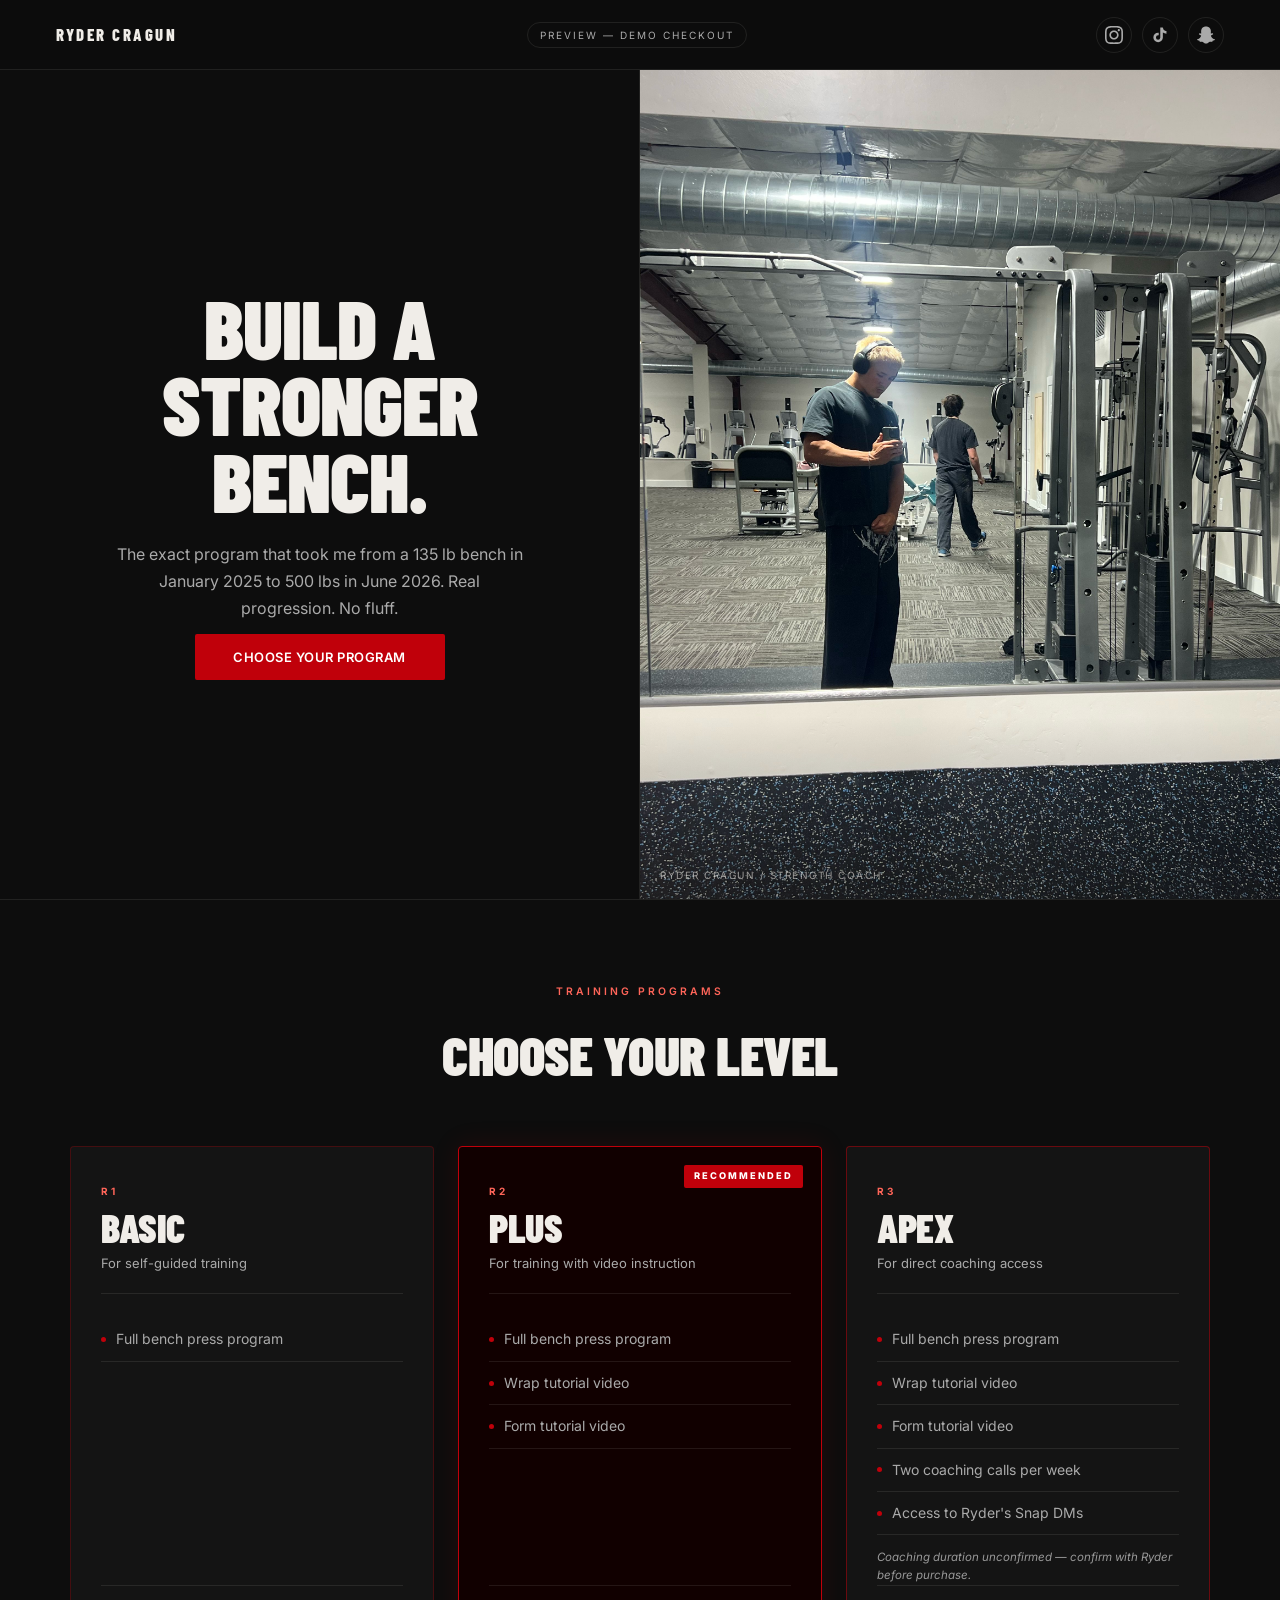
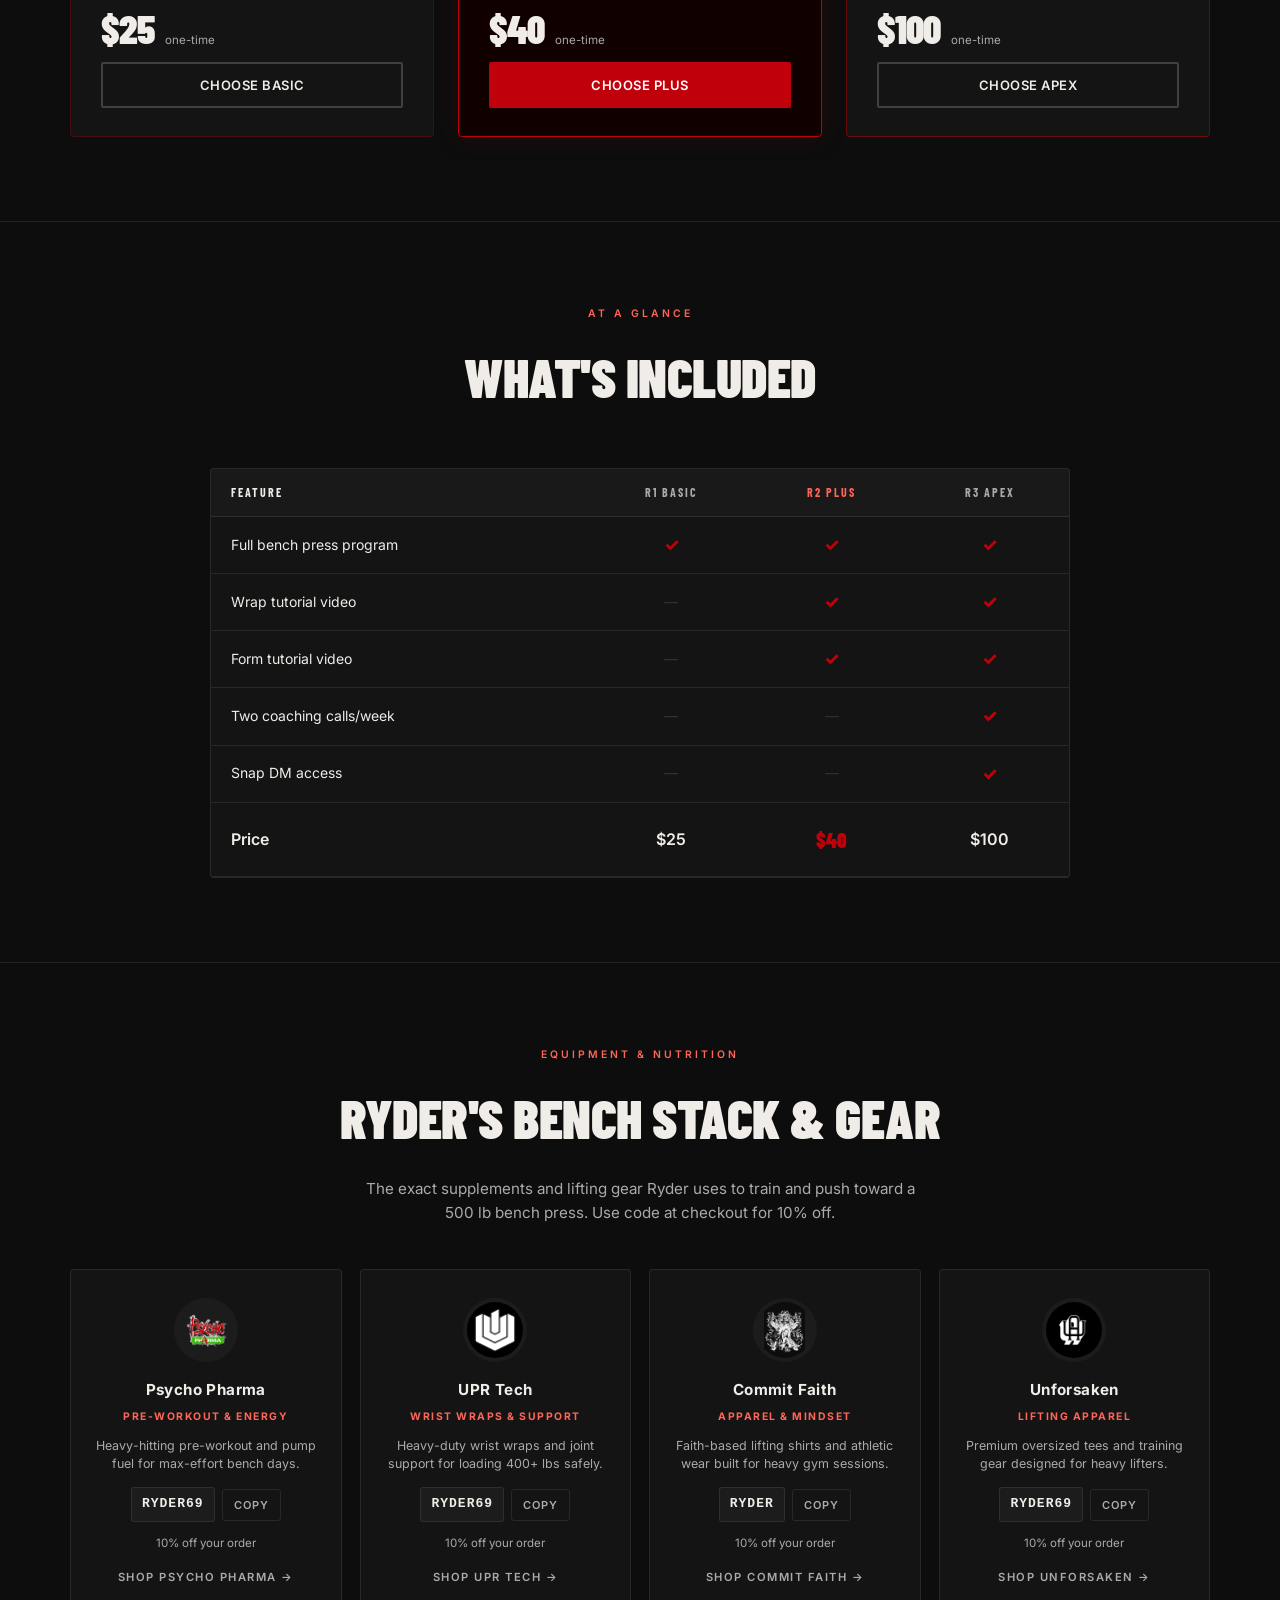
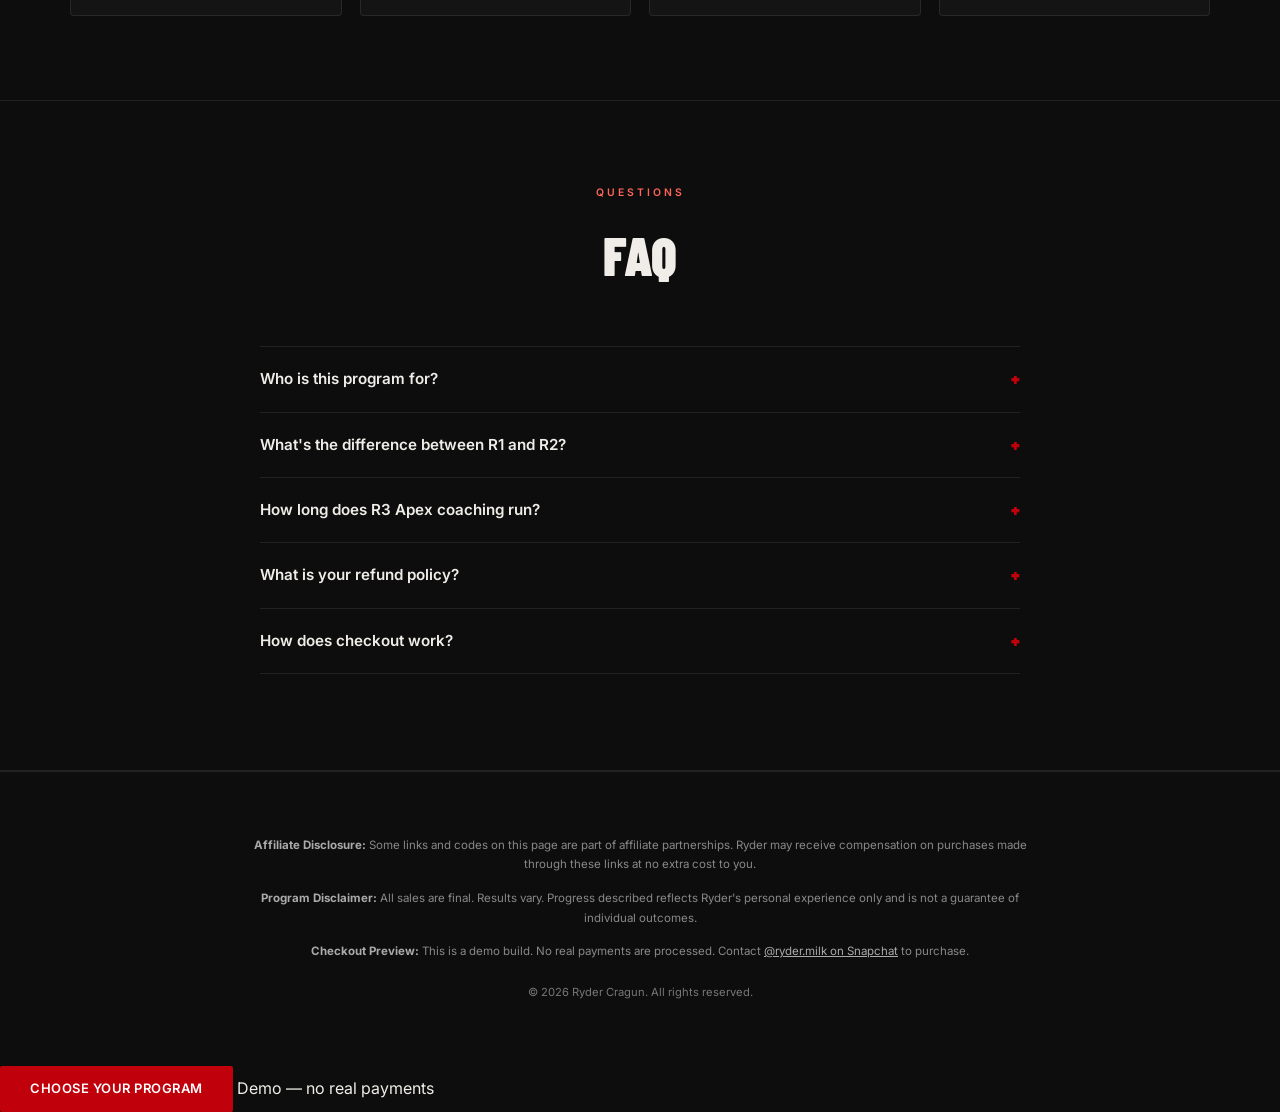
<file: index.html>
<!DOCTYPE html>
<html lang="en">
<head>
  <meta charset="UTF-8">
  <meta name="viewport" content="width=device-width, initial-scale=1.0, viewport-fit=cover">
  <title>Ryder Cragun — Bench Press Programs</title>
  <link rel="preconnect" href="https://fonts.googleapis.com">
  <link href="https://fonts.googleapis.com/css2?family=Barlow+Condensed:wght@700;900&family=Inter:wght@300;400;500;600;700&display=swap" rel="stylesheet">
  <link rel="stylesheet" href="styles.css">
</head>
<body>

  <header class="site-nav">
    <span class="nav-brand">Ryder Cragun</span>
    <span class="preview-label">Preview — Demo Checkout</span>
    <nav class="nav-socials" aria-label="Social links">
      <a href="https://www.instagram.com/Ryder.cragun" target="_blank" rel="noopener" aria-label="Instagram">
        <svg width="18" height="18" viewBox="0 0 24 24" fill="currentColor" aria-hidden="true"><path d="M12 2.163c3.204 0 3.584.012 4.85.07 3.252.148 4.771 1.691 4.919 4.919.058 1.265.069 1.645.069 4.849 0 3.205-.012 3.584-.069 4.849-.149 3.225-1.664 4.771-4.919 4.919-1.266.058-1.644.07-4.85.07-3.204 0-3.584-.012-4.849-.07-3.26-.149-4.771-1.699-4.919-4.92-.058-1.265-.07-1.644-.07-4.849 0-3.204.013-3.583.07-4.849.149-3.227 1.664-4.771 4.919-4.919 1.266-.057 1.645-.069 4.849-.069zm0-2.163c-3.259 0-3.667.014-4.947.072-4.358.2-6.78 2.618-6.98 6.98-.059 1.281-.073 1.689-.073 4.948 0 3.259.014 3.668.072 4.948.2 4.358 2.618 6.78 6.98 6.98 1.281.058 1.689.072 4.948.072 3.259 0 3.668-.014 4.948-.072 4.354-.2 6.782-2.618 6.979-6.98.059-1.28.073-1.689.073-4.948 0-3.259-.014-3.667-.072-4.947-.196-4.354-2.617-6.78-6.979-6.98-1.281-.059-1.69-.073-4.949-.073zm0 5.838c-3.403 0-6.162 2.759-6.162 6.162s2.759 6.163 6.162 6.163 6.162-2.759 6.162-6.163c0-3.403-2.759-6.162-6.162-6.162zm0 10.162c-2.209 0-4-1.79-4-4 0-2.209 1.791-4 4-4s4 1.791 4 4c0 2.21-1.791 4-4 4zm6.406-11.845c-.796 0-1.441.645-1.441 1.44s.645 1.44 1.441 1.44c.795 0 1.439-.645 1.439-1.44s-.644-1.44-1.439-1.44z"/></svg>
      </a>
      <a href="https://www.tiktok.com/@cragun_lifts" target="_blank" rel="noopener" aria-label="TikTok">
        <svg width="18" height="18" viewBox="0 0 24 24" fill="currentColor" aria-hidden="true"><path d="M19.59 6.69a4.83 4.83 0 01-3.77-4.25V2h-3.45v13.67a2.89 2.89 0 01-2.88 2.5 2.89 2.89 0 01-2.89-2.89 2.89 2.89 0 012.89-2.89c.28 0 .54.04.79.1V9.01a6.33 6.33 0 00-.79-.05 6.34 6.34 0 00-6.34 6.34 6.34 6.34 0 006.34 6.34 6.34 6.34 0 006.33-6.34V8.69a8.19 8.19 0 004.79 1.53V6.75a4.85 4.85 0 01-1.02-.06z"/></svg>
      </a>
      <a href="https://www.snapchat.com/add/ryder.milk" target="_blank" rel="noopener" aria-label="Snapchat">
        <svg width="18" height="18" viewBox="0 0 24 24" fill="currentColor" aria-hidden="true"><path d="M12.206.793c.99 0 4.347.276 5.93 3.821.529 1.193.403 3.219.299 4.847l-.003.06c-.012.18-.022.345-.03.51.075.045.203.09.401.09.3-.016.659-.12 1.033-.301.165-.088.344-.104.464-.104.182 0 .359.029.509.09.45.149.734.479.734.838.015.449-.39.839-1.213 1.168-.089.029-.209.075-.344.119-.45.135-1.139.36-1.333.81-.09.224-.061.524.12.868l.015.015c.06.136 1.526 3.475 4.791 4.014.255.044.435.27.42.509 0 .075-.015.149-.045.225-.24.569-1.273.988-3.146 1.271-.059.091-.12.375-.164.57-.029.179-.074.36-.134.553-.076.271-.27.405-.555.405h-.03c-.135 0-.313-.031-.538-.074-.36-.075-.765-.135-1.273-.135-.3 0-.599.015-.913.074-.6.104-1.123.464-1.723.884-.853.599-1.826 1.288-3.294 1.288-.06 0-.119-.015-.165-.015h-.124c-1.468 0-2.427-.675-3.279-1.288-.599-.42-1.107-.779-1.707-.884-.314-.045-.629-.074-.928-.074-.54 0-.958.089-1.272.149-.211.043-.391.074-.54.074-.374 0-.523-.224-.583-.42-.061-.192-.09-.389-.135-.567-.046-.181-.105-.494-.166-.57-1.918-.222-2.95-.642-3.189-1.226-.031-.063-.052-.15-.055-.225-.015-.243.165-.465.42-.509 3.264-.54 4.73-3.879 4.791-4.02l.016-.029c.18-.345.224-.645.119-.869-.195-.434-.884-.658-1.332-.809-.121-.029-.24-.074-.346-.119-1.107-.435-1.257-.93-1.197-1.273.09-.479.674-.793 1.168-.793.146 0 .27.029.383.074.42.194.789.3 1.104.3.234 0 .384-.06.465-.105l-.046-.569c-.098-1.626-.225-3.651.307-4.837C7.392 1.077 10.739.807 11.727.807l.419-.015h.06z"/></svg>
      </a>
    </nav>
  </header>

  <main>

    <section class="hero" aria-label="Hero">
      <div class="hero-text">
        <div class="hero-text-inner">
          <h1>Build a<br>Stronger<br>Bench.</h1>
          <p class="hero-sub">The exact program that took me from a 135 lb bench in January 2025 to 500 lbs in June 2026. Real progression. No fluff.</p>
          <a href="#programs" class="btn btn-primary hero-cta">Choose Your Program</a>
        </div>
      </div>
      <figure class="hero-photo">
        <img src="assets/source-1.jpg" alt="Ryder Cragun, strength coach, performing a heavy bench press" class="athlete-img">
        <figcaption class="photo-caption">Ryder Cragun / Strength coach</figcaption>
      </figure>
    </section>

    <section class="programs" id="programs" aria-labelledby="programs-title">
      <p class="section-eyebrow">Training Programs</p>
      <h2 class="section-title" id="programs-title">Choose Your Level</h2>
      <div class="cards">

        <article class="card">
          <div class="card-header">
            <span class="tier-label">R1</span>
            <h3>Basic</h3>
            <p class="card-subtitle">For self-guided training</p>
          </div>
          <ul class="inclusions" aria-label="R1 inclusions">
            <li>Full bench press program</li>
          </ul>
          <div class="card-footer">
            <div class="price">$25 <span>one-time</span></div>
            <a href="checkout.html?tier=R1" class="btn btn-outline">Choose Basic</a>
          </div>
        </article>

        <article class="card card-featured">
          <div class="featured-badge" aria-label="Recommended">Recommended</div>
          <div class="card-header">
            <span class="tier-label">R2</span>
            <h3>Plus</h3>
            <p class="card-subtitle">For training with video instruction</p>
          </div>
          <ul class="inclusions" aria-label="R2 inclusions">
            <li>Full bench press program</li>
            <li>Wrap tutorial video</li>
            <li>Form tutorial video</li>
          </ul>
          <div class="card-footer">
            <div class="price">$40 <span>one-time</span></div>
            <a href="checkout.html?tier=R2" class="btn btn-primary">Choose Plus</a>
          </div>
        </article>

        <article class="card card-apex">
          <div class="card-header">
            <span class="tier-label">R3</span>
            <h3>Apex</h3>
            <p class="card-subtitle">For direct coaching access</p>
          </div>
          <ul class="inclusions" aria-label="R3 inclusions">
            <li>Full bench press program</li>
            <li>Wrap tutorial video</li>
            <li>Form tutorial video</li>
            <li>Two coaching calls per week</li>
            <li>Access to Ryder's Snap DMs</li>
          </ul>
          <p class="apex-note">Coaching duration unconfirmed — confirm with Ryder before purchase.</p>
          <div class="card-footer">
            <div class="price">$100 <span>one-time</span></div>
            <a href="checkout.html?tier=R3" class="btn btn-outline">Choose Apex</a>
          </div>
        </article>

      </div>
    </section>

    <section class="comparison" aria-labelledby="compare-title">
      <p class="section-eyebrow">At a Glance</p>
      <h2 class="section-title" id="compare-title">What's Included</h2>
      <div class="table-wrap">
        <table>
          <thead>
            <tr><th scope="col">Feature</th><th scope="col">R1 Basic</th><th scope="col">R2 Plus</th><th scope="col">R3 Apex</th></tr>
          </thead>
          <tbody>
            <tr><td>Full bench press program</td><td class="check">&#10003;</td><td class="check">&#10003;</td><td class="check">&#10003;</td></tr>
            <tr><td>Wrap tutorial video</td><td class="cross">&mdash;</td><td class="check">&#10003;</td><td class="check">&#10003;</td></tr>
            <tr><td>Form tutorial video</td><td class="cross">&mdash;</td><td class="check">&#10003;</td><td class="check">&#10003;</td></tr>
            <tr><td>Two coaching calls/week</td><td class="cross">&mdash;</td><td class="cross">&mdash;</td><td class="check">&#10003;</td></tr>
            <tr><td>Snap DM access</td><td class="cross">&mdash;</td><td class="cross">&mdash;</td><td class="check">&#10003;</td></tr>
            <tr class="price-row"><td>Price</td><td>$25</td><td>$40</td><td>$100</td></tr>
          </tbody>
        </table>
      </div>
    </section>

    <section class="affiliates" id="gear" aria-labelledby="aff-title">
      <p class="section-eyebrow">Equipment &amp; Nutrition</p>
      <h2 class="section-title" id="aff-title">Ryder's Bench Stack &amp; Gear</h2>
      <p class="section-sub">The exact supplements and lifting gear Ryder uses to train and push toward a 500 lb bench press. Use code at checkout for 10% off.</p>
      <div class="affiliate-grid">
        <div class="affiliate-card">
          <a href="https://www.psychopharma.com" target="_blank" rel="noopener sponsored"><img src="assets/source-2.png" alt="Psycho Pharma"></a>
          <p class="aff-name">Psycho Pharma</p>
          <span class="aff-role">Pre-Workout &amp; Energy</span>
          <p class="aff-desc">Heavy-hitting pre-workout and pump fuel for max-effort bench days.</p>
          <div class="code-row"><code>RYDER69</code><button class="copy-btn" data-code="RYDER69" aria-label="Copy code RYDER69">Copy</button></div>
          <p class="aff-disc">10% off your order</p>
          <a href="https://www.psychopharma.com" target="_blank" rel="noopener sponsored" class="shop-link">Shop Psycho Pharma &rarr;</a>
        </div>
        <div class="affiliate-card">
          <a href="https://upr-tech.com/?srsltid=AfmBOopEf_AXlFQL9vsZ2hc5RppQuzRiuDc6h2p1jYFiU6wqaBBVET_k" target="_blank" rel="noopener sponsored"><img src="assets/source-4.jpg" alt="UPR Tech"></a>
          <p class="aff-name">UPR Tech</p>
          <span class="aff-role">Wrist Wraps &amp; Support</span>
          <p class="aff-desc">Heavy-duty wrist wraps and joint support for loading 400+ lbs safely.</p>
          <div class="code-row"><code>RYDER69</code><button class="copy-btn" data-code="RYDER69" aria-label="Copy code RYDER69">Copy</button></div>
          <p class="aff-disc">10% off your order</p>
          <a href="https://upr-tech.com/?srsltid=AfmBOopEf_AXlFQL9vsZ2hc5RppQuzRiuDc6h2p1jYFiU6wqaBBVET_k" target="_blank" rel="noopener sponsored" class="shop-link">Shop UPR Tech &rarr;</a>
        </div>
        <div class="affiliate-card">
          <a href="https://commitment-in-faith.myshopify.com/?utm_source=ig&utm_medium=social&utm_content=link_in_bio" target="_blank" rel="noopener sponsored"><img src="assets/source-3.png" alt="Commit Faith"></a>
          <p class="aff-name">Commit Faith</p>
          <span class="aff-role">Apparel &amp; Mindset</span>
          <p class="aff-desc">Faith-based lifting shirts and athletic wear built for heavy gym sessions.</p>
          <div class="code-row"><code>RYDER</code><button class="copy-btn" data-code="RYDER" aria-label="Copy code RYDER">Copy</button></div>
          <p class="aff-disc">10% off your order</p>
          <a href="https://commitment-in-faith.myshopify.com/?utm_source=ig&utm_medium=social&utm_content=link_in_bio" target="_blank" rel="noopener sponsored" class="shop-link">Shop Commit Faith &rarr;</a>
        </div>
        <div class="affiliate-card">
          <a href="https://shopunforsaken.com/?utm_source=ig&utm_medium=social&utm_content=link_in_bio" target="_blank" rel="noopener sponsored"><img src="assets/source-5.jpg" alt="Unforsaken"></a>
          <p class="aff-name">Unforsaken</p>
          <span class="aff-role">Lifting Apparel</span>
          <p class="aff-desc">Premium oversized tees and training gear designed for heavy lifters.</p>
          <div class="code-row"><code>RYDER69</code><button class="copy-btn" data-code="RYDER69" aria-label="Copy code RYDER69">Copy</button></div>
          <p class="aff-disc">10% off your order</p>
          <a href="https://shopunforsaken.com/?utm_source=ig&utm_medium=social&utm_content=link_in_bio" target="_blank" rel="noopener sponsored" class="shop-link">Shop Unforsaken &rarr;</a>
        </div>
      </div>
    </section>

    <section class="faq" aria-labelledby="faq-title">
      <p class="section-eyebrow">Questions</p>
      <h2 class="section-title" id="faq-title">FAQ</h2>
      <div class="faq-list">
        <details class="faq-item"><summary>Who is this program for?</summary><p>For lifters seeking a structured bench press program. Not sure if it's the right fit for you? Ask Ryder directly on Snapchat at @ryder.milk.</p></details>
        <details class="faq-item"><summary>What's the difference between R1 and R2?</summary><p>R2 adds two tutorial videos: proper wrap technique and bench form cues. If you're newer to equipped or technique-focused lifting, R2 is the stronger starting point.</p></details>
        <details class="faq-item"><summary>How long does R3 Apex coaching run?</summary><p>Coaching duration is not yet publicly confirmed. Contact Ryder on Snapchat at @ryder.milk before purchasing R3 to confirm current terms.</p></details>
        <details class="faq-item"><summary>What is your refund policy?</summary><p>All sales are final. Results vary based on individual effort, consistency, and starting fitness level. The progression described reflects Ryder's personal experience and is not a guarantee.</p></details>
        <details class="faq-item"><summary>How does checkout work?</summary><p>Selecting a program opens the checkout page. This is a demo — no real payments are processed yet. To purchase, reach out to Ryder on Snapchat at @ryder.milk.</p></details>
      </div>
    </section>

  </main>

  <footer class="site-footer">
    <div class="footer-inner">
      <p class="disclosure"><strong>Affiliate Disclosure:</strong> Some links and codes on this page are part of affiliate partnerships. Ryder may receive compensation on purchases made through these links at no extra cost to you.</p>
      <p class="disclosure"><strong>Program Disclaimer:</strong> All sales are final. Results vary. Progress described reflects Ryder's personal experience only and is not a guarantee of individual outcomes.</p>
      <p class="disclosure demo-note"><strong>Checkout Preview:</strong> This is a demo build. No real payments are processed. Contact <a href="https://www.snapchat.com/add/ryder.milk" target="_blank" rel="noopener">@ryder.milk on Snapchat</a> to purchase.</p>
      <p class="copyright">&copy; 2026 Ryder Cragun. All rights reserved.</p>
    </div>
  </footer>

  <div id="copy-announce" role="status" aria-live="polite" aria-atomic="true" class="sr-only"></div>

  <div class="mobile-cta-bar" aria-label="Choose your program">
    <a href="#programs" class="btn btn-primary mobile-cta-btn">Choose Your Program</a>
    <span class="mobile-cta-demo">Demo — no real payments</span>
  </div>

  <script src="app.js"></script>
</body>
</html>
</file>
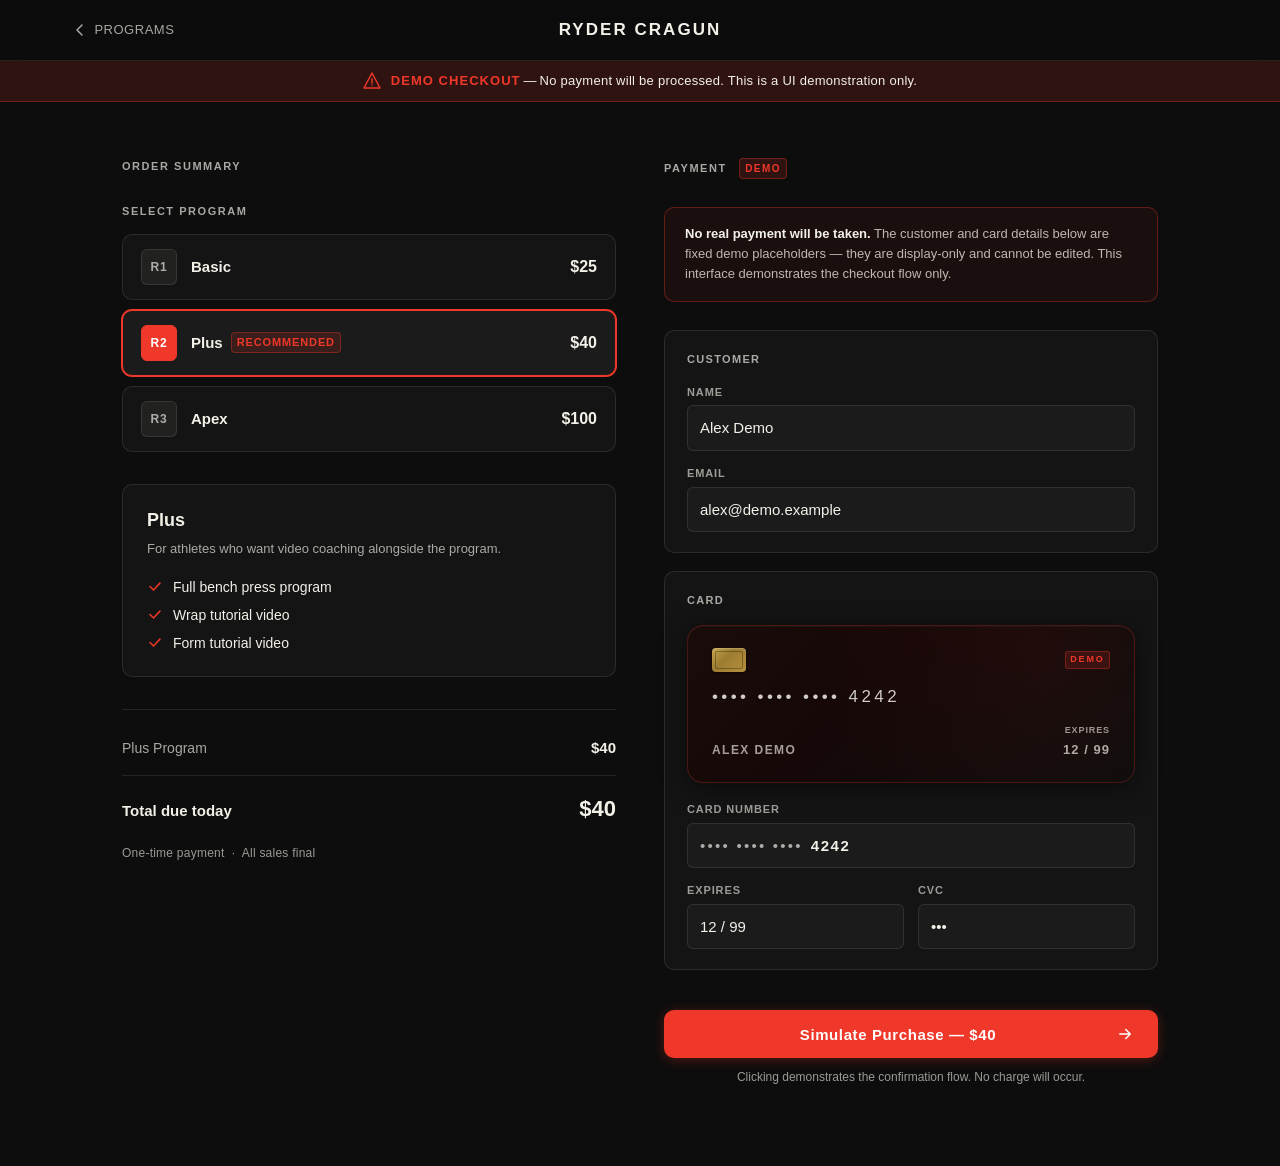
<file: checkout.html>
<!DOCTYPE html>
<html lang="en">
<head>
  <meta charset="UTF-8">
  <meta name="viewport" content="width=device-width, initial-scale=1.0, viewport-fit=cover">
  <title>Checkout — Ryder Cragun</title>
  <link rel="stylesheet" href="checkout.css">
</head>
<body>

  <!-- ===== SITE HEADER ===== -->
  <header class="site-header" role="banner">
    <div class="header-inner">
      <a href="index.html" class="back-link" aria-label="Back to programs page">
        <svg class="back-arrow-icon" aria-hidden="true" width="16" height="16" viewBox="0 0 16 16" fill="none">
          <path d="M10 13L5 8l5-5" stroke="currentColor" stroke-width="1.5" stroke-linecap="round" stroke-linejoin="round"/>
        </svg>
        <span>Programs</span>
      </a>

      <a href="index.html" class="brand" aria-label="Ryder Cragun — home">RYDER CRAGUN</a>

      <div class="header-end" aria-hidden="true"></div>
    </div>
  </header>

  <!-- ===== DEMO ALERT BANNER ===== -->
  <div class="demo-top-banner" role="alert">
    <svg class="demo-banner-icon" aria-hidden="true" width="18" height="18" viewBox="0 0 18 18" fill="none">
      <path d="M9 1L17 16H1L9 1Z" stroke="currentColor" stroke-width="1.5" stroke-linejoin="round"/>
      <path d="M9 7v4" stroke="currentColor" stroke-width="1.5" stroke-linecap="round"/>
      <circle cx="9" cy="13" r="0.75" fill="currentColor"/>
    </svg>
    <span><strong>DEMO CHECKOUT</strong>&thinsp;—&thinsp;No payment will be processed. This is a UI demonstration only.</span>
  </div>

  <!-- ===== MAIN CHECKOUT ===== -->
  <main class="checkout-main" id="main-content" tabindex="-1">
    <div class="checkout-grid">

      <!-- ══ LEFT: ORDER SUMMARY ══ -->
      <section class="order-summary" aria-labelledby="summary-heading">

        <h1 class="section-heading" id="summary-heading">Order Summary</h1>

        <!-- Tier selector -->
        <fieldset class="tier-fieldset" id="tier-fieldset">
          <legend class="tier-legend">Select Program</legend>

          <div class="tier-options">

            <label class="tier-option" for="tier-r1">
              <input
                type="radio"
                id="tier-r1"
                name="tier"
                value="R1"
                class="tier-radio"
                aria-describedby="tier-r1-desc"
              >
              <span class="tier-card" aria-hidden="true">
                <span class="tier-id-badge">R1</span>
                <span class="tier-card-body">
                  <span class="tier-card-name">Basic</span>
                  <span class="tier-card-price">$25</span>
                </span>
              </span>
              <span class="sr-only" id="tier-r1-desc">R1 Basic — $25 one-time</span>
            </label>

            <label class="tier-option" for="tier-r2">
              <input
                type="radio"
                id="tier-r2"
                name="tier"
                value="R2"
                class="tier-radio"
                aria-describedby="tier-r2-desc"
              >
              <span class="tier-card" aria-hidden="true">
                <span class="tier-id-badge tier-id-badge--rec">R2</span>
                <span class="tier-card-body">
                  <span class="tier-card-name">
                    Plus
                    <span class="rec-label">Recommended</span>
                  </span>
                  <span class="tier-card-price">$40</span>
                </span>
              </span>
              <span class="sr-only" id="tier-r2-desc">R2 Plus, recommended — $40 one-time</span>
            </label>

            <label class="tier-option" for="tier-r3">
              <input
                type="radio"
                id="tier-r3"
                name="tier"
                value="R3"
                class="tier-radio"
                aria-describedby="tier-r3-desc"
              >
              <span class="tier-card" aria-hidden="true">
                <span class="tier-id-badge tier-id-badge--apex">R3</span>
                <span class="tier-card-body">
                  <span class="tier-card-name">Apex</span>
                  <span class="tier-card-price">$100</span>
                </span>
              </span>
              <span class="sr-only" id="tier-r3-desc">R3 Apex — $100 one-time</span>
            </label>

          </div>
        </fieldset>

        <!-- Selected tier detail panel -->
        <div
          class="tier-detail-panel"
          id="tier-detail-panel"
          aria-live="polite"
          aria-atomic="true"
        >
          <!-- Populated by JS -->
        </div>

        <!-- Price breakdown -->
        <div class="price-breakdown" role="region" aria-label="Price breakdown">
          <div class="price-row">
            <span class="price-row-label" id="price-program-label">Program</span>
            <span
              class="price-row-value"
              id="price-subtotal"
              aria-live="polite"
              aria-atomic="true"
              aria-labelledby="price-program-label"
            >—</span>
          </div>
          <div class="price-divider" aria-hidden="true"></div>
          <div class="price-row price-row--total">
            <span class="price-row-label">Total due today</span>
            <span
              class="price-row-value price-total"
              id="price-total"
              aria-live="polite"
              aria-atomic="true"
              aria-label="Total due today"
            >—</span>
          </div>
          <p class="price-policy">One-time payment &nbsp;·&nbsp; All sales final</p>
        </div>

      </section>

      <!-- ══ RIGHT: PAYMENT DEMO ══ -->
      <section class="payment-section" aria-labelledby="payment-heading">

        <div class="payment-heading-row">
          <h2 class="section-heading" id="payment-heading">Payment</h2>
          <span class="demo-pill" aria-label="Demo only — not functional">DEMO</span>
        </div>

        <!-- Demo notice -->
        <div class="demo-notice" role="note" aria-label="Demo notice">
          <p>
            <strong>No real payment will be taken.</strong> The customer and card details
            below are fixed demo placeholders — they are display-only and cannot be edited.
            This interface demonstrates the checkout flow only.
          </p>
        </div>

        <!-- Demo customer (display only, not a form) -->
        <div class="demo-block" aria-label="Demo customer information">
          <h3 class="demo-block-label">Customer</h3>
          <div class="demo-fields">
            <div class="demo-field">
              <span class="demo-field-key">Name</span>
              <span class="demo-field-val">Alex Demo</span>
            </div>
            <div class="demo-field">
              <span class="demo-field-key">Email</span>
              <span class="demo-field-val">alex&#64;demo.example</span>
            </div>
          </div>
        </div>

        <!-- Demo card visual + fields -->
        <div class="demo-block" aria-label="Demo card information">
          <h3 class="demo-block-label">Card</h3>

          <div class="demo-card-visual" aria-hidden="true" role="presentation">
            <div class="dcv-top">
              <div class="dcv-chip"></div>
              <span class="dcv-demo-flag">DEMO</span>
            </div>
            <div class="dcv-number">&bull;&bull;&bull;&bull; &bull;&bull;&bull;&bull; &bull;&bull;&bull;&bull; 4242</div>
            <div class="dcv-bottom">
              <span class="dcv-name">ALEX DEMO</span>
              <span class="dcv-expiry-group">
                <span class="dcv-expiry-label">EXPIRES</span>
                <span class="dcv-expiry">12&nbsp;/&nbsp;99</span>
              </span>
            </div>
          </div>

          <div class="demo-fields">
            <div class="demo-field demo-field--full">
              <span class="demo-field-key">Card number</span>
              <span class="demo-field-val demo-field-val--masked">
                <span class="masked-dots" aria-hidden="true">&bull;&bull;&bull;&bull; &bull;&bull;&bull;&bull; &bull;&bull;&bull;&bull;</span>
                <span class="masked-last4">4242</span>
              </span>
            </div>
            <div class="demo-field demo-field--half">
              <span class="demo-field-key">Expires</span>
              <span class="demo-field-val">12 / 99</span>
            </div>
            <div class="demo-field demo-field--half">
              <span class="demo-field-key">CVC</span>
              <span class="demo-field-val">
                <span aria-label="three dots, hidden">
                  <span aria-hidden="true">&bull;&bull;&bull;</span>
                </span>
              </span>
            </div>
          </div>
        </div>

        <!-- R3 duration notice (shown/hidden by JS) -->
        <div
          class="apex-notice"
          id="apex-notice"
          role="note"
          aria-live="polite"
          aria-atomic="true"
          hidden
        >
          <svg class="apex-notice-icon" aria-hidden="true" width="16" height="16" viewBox="0 0 16 16" fill="none">
            <circle cx="8" cy="8" r="7" stroke="currentColor" stroke-width="1.2"/>
            <path d="M8 5v3.5" stroke="currentColor" stroke-width="1.2" stroke-linecap="round"/>
            <circle cx="8" cy="11" r="0.6" fill="currentColor"/>
          </svg>
          <p>
            <strong>Apex coaching duration is unspecified.</strong> Confirm details directly with Ryder before any real purchase. This demo simulation does not commit to any coaching term or schedule.
          </p>
        </div>

        <!-- Simulate button -->
        <button
          type="button"
          class="simulate-btn"
          id="simulate-btn"
          aria-describedby="simulate-hint"
        >
          <span class="simulate-btn-text" id="simulate-btn-text">Simulate Purchase</span>
          <svg class="simulate-btn-icon" aria-hidden="true" width="18" height="18" viewBox="0 0 18 18" fill="none">
            <path d="M3.75 9h10.5M9.75 4.5L14.25 9l-4.5 4.5" stroke="currentColor" stroke-width="1.5" stroke-linecap="round" stroke-linejoin="round"/>
          </svg>
        </button>
        <p class="simulate-hint" id="simulate-hint">
          Clicking demonstrates the confirmation flow. No charge will occur.
        </p>

        <!-- ARIA status region -->
        <div
          class="sr-status"
          id="status-region"
          role="status"
          aria-live="polite"
          aria-atomic="true"
        ></div>

      </section>
    </div>
  </main>

  <!-- ===== CONFIRMATION OVERLAY ===== -->
  <div
    class="overlay"
    id="overlay"
    hidden
    aria-hidden="true"
  >
    <div
      class="confirm-dialog"
      id="confirm-dialog"
      role="dialog"
      aria-modal="true"
      aria-labelledby="confirm-heading"
      tabindex="-1"
    >
      <!-- Demo stamp -->
      <div class="confirm-demo-stamp" aria-hidden="true">
        DEMO &nbsp;·&nbsp; NO REAL TRANSACTION
      </div>

      <!-- Check icon -->
      <div class="confirm-check-ring" aria-hidden="true">
        <svg width="32" height="32" viewBox="0 0 32 32" fill="none" aria-hidden="true">
          <path d="M8 16.5l5.5 5.5 10-11" stroke="currentColor" stroke-width="2.2" stroke-linecap="round" stroke-linejoin="round"/>
        </svg>
      </div>

      <h2 class="confirm-heading" id="confirm-heading">Demo Purchase Simulated</h2>

      <!-- Confirm summary (populated by JS) -->
      <div
        class="confirm-summary"
        id="confirm-summary"
        aria-live="polite"
        aria-atomic="true"
      >
        <!-- Populated by JS -->
      </div>

      <!-- Disclaimer -->
      <div class="confirm-disclaimer" role="note">
        <p>
          This is a <strong>demonstration only</strong>. No payment has been processed,
          no charge has occurred, and no order has been placed. No receipt or product
          delivery is associated with this simulation.
        </p>
      </div>

      <!-- Actions -->
      <div class="confirm-actions">
        <a
          href="index.html"
          class="confirm-btn confirm-btn--secondary"
          id="confirm-back-btn"
        >
          <svg aria-hidden="true" width="14" height="14" viewBox="0 0 14 14" fill="none">
            <path d="M9 11.5L4.5 7 9 2.5" stroke="currentColor" stroke-width="1.5" stroke-linecap="round" stroke-linejoin="round"/>
          </svg>
          Back to Programs
        </a>
        <button
          type="button"
          class="confirm-btn confirm-btn--primary"
          id="try-another-btn"
        >
          Try Another Tier
        </button>
      </div>

      <!-- Close button -->
      <button
        type="button"
        class="overlay-close"
        id="overlay-close-btn"
        aria-label="Close confirmation and return to checkout"
      >
        <svg aria-hidden="true" width="14" height="14" viewBox="0 0 14 14" fill="none">
          <path d="M2 2l10 10M12 2L2 12" stroke="currentColor" stroke-width="1.5" stroke-linecap="round"/>
        </svg>
      </button>
    </div>
  </div>

  <script src="checkout.js"></script>
</body>
</html>
</file>
<file: styles.css>
/* ── Variables & Reset ── */
:root {
  --bg: #0d0d0d;
  --surface: #141414;
  --surface2: #1c1c1c;
  --text: #f0ede8;
  --muted: #aaa;
  --red-label: #ff6559;
  --red: #c0000a;
  --red-hi: #e5000c;
  --border: rgba(192,0,10,0.28);
  --rule: rgba(240,237,232,0.09);
  --font-head: 'Barlow Condensed', 'Arial Narrow', Arial, sans-serif;
  --font-body: 'Inter', system-ui, -apple-system, sans-serif;
  --nav-height: 70px;
}
*, *::before, *::after { box-sizing: border-box; margin: 0; padding: 0; }
html { scroll-behavior: smooth; }
body {
  background: var(--bg);
  color: var(--text);
  font-family: var(--font-body);
  font-size: 16px;
  line-height: 1.6;
  overflow-x: hidden;
  -webkit-font-smoothing: antialiased;
}
img { display: block; max-width: 100%; }
a { color: inherit; }

/* ── Nav ── */
.site-nav {
  display: flex;
  align-items: center;
  justify-content: space-between;
  padding: 0 56px;
  height: var(--nav-height);
  border-bottom: 1px solid var(--rule);
  position: sticky;
  top: 0;
  z-index: 50;
  background: rgba(13,13,13,0.94);
  backdrop-filter: blur(12px);
  -webkit-backdrop-filter: blur(12px);
}
.nav-brand {
  font-family: var(--font-head);
  font-size: 1.05rem;
  font-weight: 800;
  letter-spacing: 2.5px;
  text-transform: uppercase;
}
.preview-label {
  font-size: 0.625rem;
  letter-spacing: 2px;
  text-transform: uppercase;
  color: var(--muted);
  border: 1px solid var(--rule);
  padding: 4px 12px;
  border-radius: 100px;
}
.nav-socials {
  display: flex;
  gap: 10px;
}
.nav-socials a {
  display: flex;
  align-items: center;
  justify-content: center;
  width: 36px;
  height: 36px;
  border-radius: 50%;
  border: 1px solid var(--rule);
  color: var(--muted);
  text-decoration: none;
  transition: color .2s, border-color .2s, background .2s;
}
.nav-socials a:hover {
  color: var(--text);
  border-color: var(--red);
  background: rgba(192, 0, 10, 0.08);
}
.nav-socials a:focus-visible {
  outline: 2px solid var(--red);
  outline-offset: 3px;
}

/* ── Hero ── */
.hero {
  display: grid;
  grid-template-columns: 1fr 1fr;
  height: calc(100vh - var(--nav-height));
  min-height: 580px;
  max-height: 900px;
  overflow: hidden;
  border-bottom: 1px solid var(--rule);
}
.hero-text {
  display: flex;
  flex-direction: column;
  justify-content: center;
  align-items: center;
  text-align: center;
  padding: 48px 48px;
  border-right: 1px solid var(--rule);
  height: 100%;
}
.hero-text-inner {
  width: 100%;
  max-width: 500px;
  margin: 0 auto;
  display: flex;
  flex-direction: column;
  align-items: center;
  text-align: center;
}
.eyebrow {
  font-size: 0.7rem;
  letter-spacing: 3px;
  text-transform: uppercase;
  color: var(--red-label);
  font-weight: 600;
  margin-bottom: 18px;
  text-align: center;
}
h1 {
  font-family: var(--font-head);
  font-size: clamp(4.2rem, 6.5vw, 6.8rem);
  font-weight: 900;
  line-height: 0.92;
  letter-spacing: -1px;
  text-transform: uppercase;
  margin-bottom: 22px;
  text-align: center;
}
.hero-sub {
  font-size: 1rem;
  color: var(--muted);
  max-width: 410px;
  line-height: 1.7;
  margin: 0 auto 12px;
  text-align: center;
}
.results-vary {
  font-size: 0.72rem;
  color: var(--muted);
  margin-bottom: 26px;
  font-style: italic;
  text-align: center;
}
.hero-photo {
  position: relative;
  overflow: hidden;
  margin: 0;
  height: 100%;
  width: 100%;
  background: var(--surface);
}
.athlete-img {
  position: absolute;
  inset: 0;
  width: 100%;
  height: 100%;
  object-fit: cover;
  object-position: 34% 42%;
  transform: scale(1.3);
  transform-origin: 34% 42%;
}
.hero-photo::after {
  content: '';
  position: absolute;
  inset: 0;
  background: linear-gradient(to top, rgba(13, 13, 13, 0.45) 0%, transparent 22%);
  pointer-events: none;
}
.photo-caption {
  position: absolute;
  bottom: 16px;
  left: 20px;
  z-index: 2;
  font-size: 0.625rem;
  letter-spacing: 1.5px;
  text-transform: uppercase;
  color: rgba(240,237,232,0.6);
  pointer-events: none;
}

/* ── Buttons ── */
.btn {
  display: inline-flex;
  align-items: center;
  justify-content: center;
  font-family: var(--font-body);
  font-size: 0.8125rem;
  font-weight: 600;
  letter-spacing: 0.5px;
  text-transform: uppercase;
  text-decoration: none;
  padding: 12px 28px;
  min-height: 46px;
  border-radius: 2px;
  border: 2px solid transparent;
  cursor: pointer;
  transition: background .2s, color .2s, border-color .2s, transform .2s;
  line-height: 1;
}
.btn-primary {
  background: var(--red);
  color: #fff;
  border-color: var(--red);
}
.btn-primary:hover {
  background: var(--red-hi);
  border-color: var(--red-hi);
}
.btn-outline {
  background: transparent;
  color: var(--text);
  border-color: rgba(240,237,232,0.2);
}
.btn-outline:hover {
  border-color: var(--red);
  color: var(--red);
}
.btn:focus-visible {
  outline: 2px solid var(--red);
  outline-offset: 3px;
}
.hero-cta {
  align-self: center;
  width: auto;
  min-width: 250px;
  padding: 14px 32px;
}

/* ── Shared section ── */
.programs, .comparison, .affiliates, .faq {
  padding: 84px 32px;
  border-bottom: 1px solid var(--rule);
}
.section-eyebrow {
  font-size: 0.65rem;
  letter-spacing: 3px;
  text-transform: uppercase;
  color: var(--red-label);
  font-weight: 600;
  margin-bottom: 10px;
  text-align: center;
}
.section-title {
  font-family: var(--font-head);
  font-size: clamp(2.2rem, 4.5vw, 3.4rem);
  font-weight: 900;
  text-transform: uppercase;
  letter-spacing: -0.5px;
  margin-bottom: 48px;
  text-align: center;
}
.section-sub {
  font-size: 0.95rem;
  color: var(--muted);
  max-width: 560px;
  margin: -32px auto 44px;
  text-align: center;
  line-height: 1.6;
}

/* ── Programs ── */
.cards {
  display: grid;
  grid-template-columns: repeat(3, 1fr);
  gap: 24px;
  align-items: stretch;
  max-width: 1140px;
  margin: 0 auto;
}
.card {
  background: var(--surface);
  border: 1px solid var(--border);
  border-radius: 4px;
  padding: 36px 30px 28px;
  display: flex;
  flex-direction: column;
  position: relative;
  transition: transform .2s ease, border-color .2s ease;
}
.card:hover {
  transform: translateY(-2px);
  border-color: rgba(192, 0, 10, 0.6);
}
.card-featured {
  border-color: var(--red);
  background: #110000;
  box-shadow: 0 0 28px rgba(192, 0, 10, 0.12);
}
.card-featured:hover {
  border-color: var(--red-hi);
}
.card-apex {
  border-color: rgba(192,0,10,0.5);
}
.featured-badge {
  position: absolute;
  top: 18px;
  right: 18px;
  background: var(--red);
  color: #fff;
  font-size: 0.58rem;
  letter-spacing: 2px;
  text-transform: uppercase;
  font-weight: 800;
  padding: 4px 10px;
  border-radius: 2px;
}
.card-header {
  margin-bottom: 24px;
  border-bottom: 1px solid var(--rule);
  padding-bottom: 20px;
}
.tier-label {
  font-size: 0.625rem;
  letter-spacing: 3px;
  text-transform: uppercase;
  color: var(--red-label);
  display: block;
  margin-bottom: 8px;
  font-weight: 700;
}
.card h3 {
  font-family: var(--font-head);
  font-size: 2.5rem;
  font-weight: 900;
  text-transform: uppercase;
  letter-spacing: -0.5px;
  line-height: 1;
  margin-bottom: 6px;
}
.card-subtitle {
  font-size: 0.8125rem;
  color: var(--muted);
  font-weight: 400;
  margin-top: 4px;
}
.inclusions {
  list-style: none;
  padding: 0;
  flex: 1;
}
.inclusions li {
  font-size: 0.875rem;
  color: var(--muted);
  padding: 10px 0;
  border-bottom: 1px solid var(--rule);
  display: flex;
  align-items: center;
  gap: 10px;
}
.inclusions li::before {
  content: '';
  display: inline-block;
  width: 5px;
  height: 5px;
  background: var(--red);
  border-radius: 50%;
  flex-shrink: 0;
}
.apex-note {
  font-size: 0.72rem;
  color: #999;
  margin-top: 14px;
  line-height: 1.55;
  font-style: italic;
}
.card-footer {
  display: flex;
  flex-direction: column;
  align-items: stretch;
  margin-top: auto;
  padding-top: 22px;
  border-top: 1px solid var(--rule);
  gap: 14px;
}
.card-footer .btn {
  width: 100%;
  text-align: center;
  min-height: 46px;
}
.price {
  font-family: var(--font-head);
  font-size: 2.5rem;
  font-weight: 900;
  color: var(--text);
  letter-spacing: -1px;
  white-space: nowrap;
  line-height: 1;
}
.price span {
  font-family: var(--font-body);
  font-size: 0.72rem;
  color: var(--muted);
  font-weight: 400;
  letter-spacing: 0;
  margin-left: 4px;
}

/* ── Comparison ── */
.table-wrap {
  overflow-x: auto;
  -webkit-overflow-scrolling: touch;
  max-width: 860px;
  margin: 0 auto;
  background: var(--surface);
  border: 1px solid var(--rule);
  border-radius: 4px;
}
table {
  width: 100%;
  border-collapse: collapse;
  font-size: 0.875rem;
  min-width: 460px;
}
th, td {
  padding: 14px 18px;
  text-align: center;
  border-bottom: 1px solid var(--rule);
}
th:first-child, td:first-child {
  text-align: left;
  color: var(--text);
  padding-left: 20px;
}
th {
  font-family: var(--font-head);
  font-size: 0.75rem;
  letter-spacing: 2px;
  text-transform: uppercase;
  color: var(--muted);
  font-weight: 700;
  background: rgba(255,255,255,0.02);
}
th:nth-child(3) {
  color: var(--red-label);
}
.check {
  color: var(--red);
  font-weight: 800;
  font-size: 1.1rem;
}
.cross {
  color: #333;
}
.price-row td {
  font-weight: 600;
  padding-top: 20px;
  padding-bottom: 20px;
  font-size: 1rem;
}
.price-row td:nth-child(3) {
  color: var(--red);
  font-family: var(--font-head);
  font-size: 1.3rem;
  font-weight: 900;
}

/* ── Affiliates ── */
.affiliate-grid {
  display: grid;
  grid-template-columns: repeat(4, 1fr);
  gap: 18px;
  max-width: 1140px;
  margin: 0 auto;
}
.affiliate-card {
  background: var(--surface);
  border: 1px solid var(--rule);
  border-radius: 4px;
  padding: 28px 20px;
  display: flex;
  flex-direction: column;
  align-items: center;
  gap: 12px;
  text-align: center;
  transition: border-color .2s, transform .2s;
}
.affiliate-card:hover {
  border-color: var(--border);
  transform: translateY(-2px);
}
.affiliate-card img {
  width: 64px;
  height: 64px;
  object-fit: contain;
  border-radius: 50%;
  background: var(--surface2);
  padding: 4px;
}
.aff-name {
  font-size: 0.95rem;
  font-weight: 700;
  letter-spacing: 0.4px;
  color: var(--text);
  margin-top: 4px;
}
.aff-role {
  font-size: 0.65rem;
  letter-spacing: 1.5px;
  text-transform: uppercase;
  color: var(--red-label);
  font-weight: 700;
  margin-top: -6px;
}
.aff-desc {
  font-size: 0.78rem;
  color: var(--muted);
  line-height: 1.45;
  margin-bottom: 2px;
}
.code-row {
  display: flex;
  align-items: center;
  justify-content: center;
  gap: 7px;
  flex-wrap: wrap;
  width: 100%;
}
.code-row code {
  font-size: 0.8125rem;
  background: var(--surface2);
  padding: 6px 10px;
  border-radius: 3px;
  letter-spacing: 1px;
  border: 1px solid var(--rule);
  font-family: ui-monospace, SFMono-Regular, Menlo, Monaco, monospace;
  font-weight: 700;
  color: var(--text);
}
.copy-btn {
  font-size: 0.6875rem;
  background: transparent;
  border: 1px solid var(--rule);
  color: var(--muted);
  padding: 6px 11px;
  border-radius: 3px;
  cursor: pointer;
  font-family: var(--font-body);
  letter-spacing: 1px;
  text-transform: uppercase;
  font-weight: 600;
  min-height: 32px;
  transition: color .2s, border-color .2s, background .2s;
}
.copy-btn:hover, .copy-btn.copied {
  color: #fff;
  background: var(--red);
  border-color: var(--red);
}
.copy-btn:focus-visible {
  outline: 2px solid var(--red);
  outline-offset: 2px;
}
.aff-disc {
  font-size: 0.72rem;
  color: var(--muted);
}
.shop-link {
  font-size: 0.7rem;
  letter-spacing: 1.5px;
  text-transform: uppercase;
  color: var(--muted);
  text-decoration: none;
  font-weight: 600;
  transition: color .2s;
  margin-top: auto;
  padding-top: 4px;
}
.shop-link:hover {
  color: var(--red-label);
}

/* ── FAQ ── */
.faq {
  padding-bottom: 96px;
}
.faq-list {
  max-width: 760px;
  margin: 0 auto;
}
.faq-item {
  border-bottom: 1px solid var(--rule);
}
.faq-item:first-child {
  border-top: 1px solid var(--rule);
}
.faq-item summary {
  padding: 20px 0;
  font-size: 0.95rem;
  font-weight: 600;
  cursor: pointer;
  list-style: none;
  display: flex;
  justify-content: space-between;
  align-items: center;
  gap: 16px;
  min-height: 48px;
}
.faq-item summary::-webkit-details-marker {
  display: none;
}
.faq-item summary::after {
  content: '+';
  font-size: 1.25rem;
  color: var(--red);
  flex-shrink: 0;
  transition: transform .2s;
  font-family: var(--font-head);
  font-weight: 900;
  line-height: 1;
}
.faq-item[open] summary::after {
  transform: rotate(45deg);
}
.faq-item p {
  color: var(--muted);
  font-size: 0.875rem;
  line-height: 1.75;
  padding: 0 0 22px;
}
.faq-item:focus-visible {
  outline: 2px solid var(--red);
  outline-offset: 2px;
}

/* ── Footer ── */
.site-footer {
  padding: 64px 32px;
  border-top: 1px solid var(--rule);
}
.footer-inner {
  max-width: 800px;
  margin: 0 auto;
  display: flex;
  flex-direction: column;
  align-items: center;
  text-align: center;
  gap: 14px;
}
.disclosure {
  font-size: 0.72rem;
  color: #888;
  line-height: 1.7;
}
.disclosure strong {
  color: #aaa;
}
.disclosure a {
  color: #aaa;
  text-decoration: underline;
}
.disclosure a:hover {
  color: var(--text);
}
.demo-note {
  color: #888;
}
.copyright {
  font-size: 0.7rem;
  color: #777;
  margin-top: 8px;
}

/* ── Responsive ── */
@media (max-width: 1024px) {
  .site-nav {
    padding-left: 32px;
    padding-right: 32px;
  }
  .hero-text {
    padding: 36px 32px;
  }
  h1 {
    font-size: clamp(3.8rem, 6vw, 5.5rem);
  }
}

@media (max-width: 860px) {
  body {
    padding-bottom: calc(86px + env(safe-area-inset-bottom, 0px));
  }
  .site-nav {
    padding: max(12px, env(safe-area-inset-top, 12px)) max(20px, env(safe-area-inset-right, 20px)) 12px max(20px, env(safe-area-inset-left, 20px));
    height: auto;
  }
  .nav-brand {
    font-size: 0.95rem;
    letter-spacing: 2px;
  }
  .preview-label {
    display: none;
  }
  .nav-socials a {
    width: 38px;
    height: 38px;
  }
  
  /* Hero on mobile: Photo behind text in black & white */
  .hero {
    display: flex;
    flex-direction: column;
    justify-content: center;
    position: relative;
    height: auto;
    min-height: calc(100vh - var(--nav-height) - 40px);
    max-height: none;
    overflow: hidden;
    border-bottom: 1px solid var(--rule);
  }
  .hero-photo {
    position: absolute;
    inset: 0;
    width: 100%;
    height: 100%;
    z-index: 1;
    background: #0d0d0d;
  }
  .athlete-img {
    position: absolute;
    inset: 0;
    width: 100%;
    height: 100%;
    object-fit: cover;
    object-position: 45% 26%;
    transform: scale(1.18);
    transform-origin: 45% 26%;
    filter: grayscale(100%) contrast(1.18) brightness(0.38);
  }
  .hero-photo::after {
    content: '';
    position: absolute;
    inset: 0;
    background: radial-gradient(circle at 50% 36%, rgba(13, 13, 13, 0.4) 0%, rgba(13, 13, 13, 0.85) 85%),
                linear-gradient(180deg, rgba(13, 13, 13, 0.4) 0%, rgba(13, 13, 13, 0.25) 35%, rgba(13, 13, 13, 0.95) 95%);
    z-index: 2;
    pointer-events: none;
  }
  .photo-caption {
    display: none;
  }
  .hero-text {
    position: relative;
    z-index: 3;
    padding: 60px 20px 48px;
    border-right: none;
    border-bottom: none;
    height: auto;
    width: 100%;
  }
  .hero-text-inner {
    max-width: 440px;
    align-items: center;
    text-align: center;
  }
  .eyebrow {
    font-size: 0.65rem;
    letter-spacing: 2.5px;
    margin-bottom: 14px;
    text-shadow: 0 2px 8px rgba(0, 0, 0, 0.8);
  }
  h1 {
    font-size: clamp(3.2rem, 15vw, 4.8rem);
    line-height: 0.92;
    margin-bottom: 18px;
    letter-spacing: -0.5px;
    text-shadow: 0 4px 20px rgba(0, 0, 0, 0.9);
  }
  .hero-sub {
    font-size: 0.95rem;
    line-height: 1.65;
    max-width: 360px;
    margin: 0 auto 10px;
    color: #e0deda;
    text-shadow: 0 2px 10px rgba(0, 0, 0, 0.9);
  }
  .results-vary {
    font-size: 0.68rem;
    margin-bottom: 22px;
    color: #999;
  }
  .hero-cta {
    width: 100%;
    max-width: 340px;
    min-height: 48px;
    font-size: 0.875rem;
    letter-spacing: 1px;
    box-shadow: 0 4px 20px rgba(192, 0, 10, 0.35);
  }

  .programs, .comparison, .affiliates, .faq, .site-footer {
    padding-left: 20px;
    padding-right: 20px;
    padding-top: 60px;
    padding-bottom: 60px;
  }
  .section-title {
    margin-bottom: 36px;
  }
  .cards {
    grid-template-columns: 1fr;
    max-width: 440px;
    margin: 0 auto;
    gap: 20px;
  }
  .card {
    padding: 32px 24px 24px;
  }
  .card-footer .btn {
    min-height: 48px;
  }
  .affiliate-grid {
    grid-template-columns: repeat(2, 1fr);
    gap: 12px;
    max-width: 520px;
  }
  .affiliate-card {
    padding: 22px 14px;
  }

  /* Fixed mobile CTA bar (hidden on hero, appears on scroll) */
  .mobile-cta-bar {
    display: flex;
    flex-direction: column;
    align-items: center;
    gap: 4px;
    position: fixed;
    bottom: 0;
    left: 0;
    right: 0;
    z-index: 100;
    background: rgba(13,13,13,0.96);
    backdrop-filter: blur(14px);
    -webkit-backdrop-filter: blur(14px);
    border-top: 1px solid var(--rule);
    padding: 10px 20px calc(10px + env(safe-area-inset-bottom, 0px));
    box-shadow: 0 -4px 24px rgba(0,0,0,0.6);
    transform: translateY(100%);
    opacity: 0;
    pointer-events: none;
    transition: transform 0.25s ease, opacity 0.25s ease;
  }
  .mobile-cta-bar.is-visible {
    transform: translateY(0);
    opacity: 1;
    pointer-events: auto;
  }
  .mobile-cta-btn {
    width: 100%;
    max-width: 400px;
    min-height: 46px;
    font-size: 0.875rem;
    font-weight: 700;
    border-radius: 3px;
  }
  .mobile-cta-demo {
    font-size: 0.6rem;
    letter-spacing: 1.5px;
    text-transform: uppercase;
    color: var(--muted);
  }
}

@media (max-width: 540px) {
  .affiliate-grid {
    grid-template-columns: 1fr 1fr;
    gap: 10px;
  }
  .affiliate-card {
    padding: 18px 10px;
    gap: 8px;
  }
  .affiliate-card img {
    width: 52px;
    height: 52px;
  }
  .code-row {
    flex-direction: column;
    gap: 6px;
  }
  .code-row code {
    width: 100%;
    text-align: center;
    padding: 5px 6px;
    font-size: 0.75rem;
  }
  .copy-btn {
    width: 100%;
    min-height: 34px;
    padding: 6px;
  }
  .card {
    padding: 26px 20px 20px;
  }
  table {
    font-size: 0.8rem;
    min-width: 400px;
  }
  th, td {
    padding: 11px 8px;
  }
  th:first-child, td:first-child {
    padding-left: 10px;
  }
}

@media (max-width: 360px) {
  .affiliate-grid {
    grid-template-columns: 1fr;
    max-width: 260px;
    margin: 0 auto;
  }
}

/* ── Screen-reader only ── */
.sr-only {
  position: absolute;
  width: 1px;
  height: 1px;
  padding: 0;
  margin: -1px;
  overflow: hidden;
  clip: rect(0,0,0,0);
  white-space: nowrap;
  border: 0;
}

/* ── Reduced motion ── */
@media (prefers-reduced-motion: reduce) {
  *, *::before, *::after {
    transition: none !important;
    animation: none !important;
  }
  html {
    scroll-behavior: auto;
  }
}
</file>
<file: checkout.css>
/* ============================================================
   RYDER CRAGUN — DEMO CHECKOUT
   checkout.css
   Colors: #0d0d0d (bg) · #f3f0e8 (off-white) · #ef3829 (red)
   ============================================================ */

/* ── RESET & BASE ─────────────────────────────────────────── */
*, *::before, *::after {
  box-sizing: border-box;
  margin: 0;
  padding: 0;
}

:root {
  --col-bg:          #0d0d0d;
  --col-surface:     #141414;
  --col-surface-2:   #1b1b1b;
  --col-border:      rgba(243, 240, 232, 0.1);
  --col-border-mid:  rgba(243, 240, 232, 0.16);
  --col-text:        #f3f0e8;
  --col-text-muted:  rgba(243, 240, 232, 0.68);
  --col-text-dim:    rgba(243, 240, 232, 0.62);
  --col-red:         #ef3829;
  --col-red-dim:     rgba(239, 56, 41, 0.15);
  --col-red-border:  rgba(239, 56, 41, 0.35);

  --radius-sm:  6px;
  --radius-md:  10px;
  --radius-lg:  16px;
  --radius-xl:  20px;

  --font-sans: -apple-system, BlinkMacSystemFont, 'Segoe UI', 'Helvetica Neue', Arial, sans-serif;

  --transition: 160ms ease;
  --shadow-panel: 0 2px 24px rgba(0, 0, 0, 0.6);
}

html {
  font-size: 16px;
  -webkit-font-smoothing: antialiased;
  -moz-osx-font-smoothing: grayscale;
  scroll-behavior: smooth;
}

body {
  background-color: var(--col-bg);
  color: var(--col-text);
  font-family: var(--font-sans);
  line-height: 1.55;
  min-height: 100vh;
}

/* ── UTILITY ──────────────────────────────────────────────── */
.sr-only {
  position: absolute;
  width: 1px;
  height: 1px;
  padding: 0;
  margin: -1px;
  overflow: hidden;
  clip: rect(0 0 0 0);
  white-space: nowrap;
  border: 0;
}

.sr-status {
  position: absolute;
  width: 1px;
  height: 1px;
  overflow: hidden;
  clip: rect(0 0 0 0);
}

/* ── FOCUS RING ───────────────────────────────────────────── */
:focus-visible {
  outline: 2px solid var(--col-red);
  outline-offset: 3px;
  border-radius: 2px;
}

/* ── SITE HEADER ──────────────────────────────────────────── */
.site-header {
  position: sticky;
  top: 0;
  z-index: 100;
  background-color: rgba(13, 13, 13, 0.92);
  backdrop-filter: blur(12px);
  -webkit-backdrop-filter: blur(12px);
  border-bottom: 1px solid var(--col-border);
}

.header-inner {
  display: grid;
  grid-template-columns: 1fr auto 1fr;
  align-items: center;
  max-width: 1200px;
  margin: 0 auto;
  padding: 0 2rem;
  height: 60px;
}

.back-link {
  display: inline-flex;
  align-items: center;
  gap: 0.4rem;
  color: var(--col-text-muted);
  text-decoration: none;
  font-size: 0.8125rem;
  font-weight: 500;
  letter-spacing: 0.04em;
  text-transform: uppercase;
  transition: color var(--transition);
  justify-self: start;
}

.back-link:hover,
.back-link:focus-visible {
  color: var(--col-text);
}

.back-arrow-icon {
  flex-shrink: 0;
  transition: transform var(--transition);
}

.back-link:hover .back-arrow-icon {
  transform: translateX(-2px);
}

.brand {
  font-size: 1.0625rem;
  font-weight: 800;
  letter-spacing: 0.12em;
  text-transform: uppercase;
  color: var(--col-text);
  text-decoration: none;
  white-space: nowrap;
  justify-self: center;
}

.brand:hover {
  color: var(--col-text);
}

.header-end {
  justify-self: end;
}

/* ── DEMO TOP BANNER ──────────────────────────────────────── */
.demo-top-banner {
  display: flex;
  align-items: center;
  justify-content: center;
  gap: 0.625rem;
  background-color: var(--col-red-dim);
  border-bottom: 1px solid var(--col-red-border);
  padding: 0.625rem 1.5rem;
  font-size: 0.8125rem;
  letter-spacing: 0.02em;
  color: var(--col-text);
  text-align: center;
}

.demo-top-banner strong {
  color: var(--col-red);
  letter-spacing: 0.08em;
}

.demo-banner-icon {
  flex-shrink: 0;
  color: var(--col-red);
}

/* ── CHECKOUT MAIN ────────────────────────────────────────── */
.checkout-main {
  max-width: 1100px;
  margin: 0 auto;
  padding: 3.5rem 2rem 5rem;
}

.checkout-main:focus {
  outline: none;
}

.checkout-grid {
  display: grid;
  grid-template-columns: 1fr 1fr;
  gap: 3rem;
  align-items: start;
}

/* ── SECTION HEADINGS ─────────────────────────────────────── */
.section-heading {
  font-size: 0.6875rem;
  font-weight: 700;
  letter-spacing: 0.14em;
  text-transform: uppercase;
  color: var(--col-text-muted);
  margin-bottom: 1.75rem;
}

/* ── ORDER SUMMARY ────────────────────────────────────────── */
.order-summary {
  position: sticky;
  top: 80px;
}

/* Tier fieldset */
.tier-fieldset {
  border: none;
  margin-bottom: 2rem;
}

.tier-legend {
  font-size: 0.6875rem;
  font-weight: 700;
  letter-spacing: 0.14em;
  text-transform: uppercase;
  color: var(--col-text-muted);
  margin-bottom: 0.875rem;
  display: block;
}

.tier-options {
  display: flex;
  flex-direction: column;
  gap: 0.625rem;
}

/* Tier option label */
.tier-option {
  display: block;
  cursor: pointer;
}

.tier-radio {
  position: absolute;
  opacity: 0;
  width: 0;
  height: 0;
  pointer-events: none;
}

.tier-card {
  display: flex;
  align-items: center;
  gap: 0.875rem;
  padding: 0.875rem 1.125rem;
  background-color: var(--col-surface);
  border: 1px solid var(--col-border);
  border-radius: var(--radius-md);
  transition: border-color var(--transition), background-color var(--transition);
  cursor: pointer;
}

.tier-option:hover .tier-card {
  border-color: var(--col-border-mid);
  background-color: var(--col-surface-2);
}

/* Selected state via radio */
.tier-radio:checked + .tier-card {
  border-color: var(--col-red);
  background-color: var(--col-surface-2);
  box-shadow: 0 0 0 1px var(--col-red);
}

/* Focus-visible ring on the card */
.tier-radio:focus-visible + .tier-card {
  outline: 2px solid var(--col-red);
  outline-offset: 2px;
}

/* Tier ID badge */
.tier-id-badge {
  flex-shrink: 0;
  width: 2.25rem;
  height: 2.25rem;
  border-radius: var(--radius-sm);
  background-color: rgba(243, 240, 232, 0.06);
  border: 1px solid var(--col-border);
  display: flex;
  align-items: center;
  justify-content: center;
  font-size: 0.75rem;
  font-weight: 800;
  letter-spacing: 0.06em;
  color: var(--col-text-muted);
  transition: background-color var(--transition), color var(--transition), border-color var(--transition);
}

.tier-radio:checked + .tier-card .tier-id-badge {
  background-color: var(--col-red);
  border-color: var(--col-red);
  color: #fff;
}

.tier-id-badge--rec {
  /* default until selected */
}

.tier-id-badge--apex {
  /* default until selected */
}

.tier-card-body {
  flex: 1;
  display: flex;
  align-items: baseline;
  justify-content: space-between;
  gap: 0.5rem;
}

.tier-card-name {
  font-size: 0.9375rem;
  font-weight: 600;
  color: var(--col-text);
  display: flex;
  align-items: center;
  gap: 0.5rem;
}

.rec-label {
  font-size: 0.6875rem;
  font-weight: 700;
  letter-spacing: 0.08em;
  text-transform: uppercase;
  color: var(--col-red);
  background: var(--col-red-dim);
  border: 1px solid var(--col-red-border);
  border-radius: 4px;
  padding: 0.15em 0.45em;
  line-height: 1.4;
}

.tier-card-price {
  font-size: 1rem;
  font-weight: 700;
  color: var(--col-text);
  white-space: nowrap;
}

/* ── TIER DETAIL PANEL ────────────────────────────────────── */
.tier-detail-panel {
  background-color: var(--col-surface);
  border: 1px solid var(--col-border);
  border-radius: var(--radius-md);
  padding: 1.375rem 1.5rem;
  margin-bottom: 2rem;
  min-height: 6rem;
}

.tdp-name {
  font-size: 1.125rem;
  font-weight: 700;
  color: var(--col-text);
  margin-bottom: 0.25rem;
}

.tdp-audience {
  font-size: 0.8125rem;
  color: var(--col-text-muted);
  margin-bottom: 1.125rem;
  line-height: 1.5;
}

.tdp-features {
  list-style: none;
  display: flex;
  flex-direction: column;
  gap: 0.5rem;
}

.tdp-feature {
  display: flex;
  align-items: flex-start;
  gap: 0.625rem;
  font-size: 0.875rem;
  color: var(--col-text);
  line-height: 1.45;
}

.tdp-check {
  flex-shrink: 0;
  width: 16px;
  height: 16px;
  margin-top: 1px;
  color: var(--col-red);
}

/* ── PRICE BREAKDOWN ──────────────────────────────────────── */
.price-breakdown {
  border-top: 1px solid var(--col-border);
  padding-top: 1.375rem;
}

.price-row {
  display: flex;
  justify-content: space-between;
  align-items: baseline;
  padding: 0.25rem 0;
}

.price-row-label {
  font-size: 0.875rem;
  color: var(--col-text-muted);
}

.price-row-value {
  font-size: 0.9375rem;
  font-weight: 600;
  color: var(--col-text);
}

.price-divider {
  height: 1px;
  background: var(--col-border);
  margin: 0.75rem 0;
}

.price-row--total .price-row-label {
  font-size: 0.9375rem;
  font-weight: 600;
  color: var(--col-text);
}

.price-total {
  font-size: 1.375rem;
  font-weight: 800;
  color: var(--col-text);
}

.price-policy {
  margin-top: 0.875rem;
  font-size: 0.75rem;
  color: var(--col-text-dim);
  letter-spacing: 0.02em;
}

/* ── PAYMENT SECTION ──────────────────────────────────────── */
.payment-section {
  display: flex;
  flex-direction: column;
  gap: 0;
}

.payment-heading-row {
  display: flex;
  align-items: center;
  gap: 0.75rem;
  margin-bottom: 1.75rem;
}

.payment-heading-row .section-heading {
  margin-bottom: 0;
}

.demo-pill {
  display: inline-flex;
  align-items: center;
  font-size: 0.625rem;
  font-weight: 800;
  letter-spacing: 0.14em;
  text-transform: uppercase;
  color: var(--col-red);
  background: var(--col-red-dim);
  border: 1px solid var(--col-red-border);
  border-radius: 4px;
  padding: 0.2em 0.55em;
  line-height: 1.5;
}

/* ── DEMO NOTICE ──────────────────────────────────────────── */
.demo-notice {
  background: rgba(239, 56, 41, 0.06);
  border: 1px solid var(--col-red-border);
  border-radius: var(--radius-md);
  padding: 1rem 1.25rem;
  margin-bottom: 1.75rem;
  font-size: 0.8125rem;
  color: rgba(243, 240, 232, 0.75);
  line-height: 1.55;
}

.demo-notice strong {
  color: var(--col-text);
}

/* ── DEMO BLOCKS ──────────────────────────────────────────── */
.demo-block {
  background: var(--col-surface);
  border: 1px solid var(--col-border);
  border-radius: var(--radius-md);
  padding: 1.25rem 1.375rem;
  margin-bottom: 1.125rem;
}

.demo-block-label {
  font-size: 0.6875rem;
  font-weight: 700;
  letter-spacing: 0.12em;
  text-transform: uppercase;
  color: var(--col-text-muted);
  margin-bottom: 1rem;
}

.demo-fields {
  display: flex;
  flex-wrap: wrap;
  gap: 0.875rem;
}

.demo-field {
  flex: 1 1 100%;
}

.demo-field--half {
  flex: 1 1 calc(50% - 0.4375rem);
}

.demo-field--full {
  flex: 1 1 100%;
}

.demo-field-key {
  display: block;
  font-size: 0.6875rem;
  font-weight: 600;
  letter-spacing: 0.08em;
  text-transform: uppercase;
  color: var(--col-text-dim);
  margin-bottom: 0.3rem;
}

.demo-field-val {
  display: block;
  font-size: 0.9375rem;
  font-weight: 500;
  color: var(--col-text);
  padding: 0.625rem 0.75rem;
  background: var(--col-surface-2);
  border: 1px solid var(--col-border);
  border-radius: var(--radius-sm);
  cursor: default;
  user-select: none;
}

.demo-field-val--masked {
  display: flex;
  align-items: center;
  gap: 0.5rem;
  letter-spacing: 0.1em;
}

.masked-dots {
  color: var(--col-text-muted);
  letter-spacing: 0.15em;
}

.masked-last4 {
  color: var(--col-text);
  font-weight: 600;
}

/* ── DEMO CARD VISUAL ─────────────────────────────────────── */
.demo-card-visual {
  position: relative;
  background: linear-gradient(135deg, #1a0c0a 0%, #160808 40%, #0d0d0d 100%);
  border: 1px solid rgba(239, 56, 41, 0.25);
  border-radius: var(--radius-lg);
  padding: 1.375rem 1.5rem;
  margin-bottom: 1.125rem;
  overflow: hidden;
  min-height: 9rem;
  display: flex;
  flex-direction: column;
  justify-content: space-between;
  box-shadow: 0 4px 24px rgba(0, 0, 0, 0.5), inset 0 1px 0 rgba(255,255,255,0.04);
}

/* subtle noise texture via pseudo */
.demo-card-visual::before {
  content: '';
  position: absolute;
  inset: 0;
  background-image: radial-gradient(circle at 80% 20%, rgba(239,56,41,0.06) 0%, transparent 60%);
  border-radius: inherit;
  pointer-events: none;
}

.dcv-top {
  display: flex;
  align-items: center;
  justify-content: space-between;
}

.dcv-chip {
  width: 2.1rem;
  height: 1.5rem;
  background: linear-gradient(135deg, #c8a850 0%, #9c7c30 40%, #b89040 100%);
  border-radius: 4px;
  box-shadow: inset 0 1px 0 rgba(255,255,255,0.2), 0 1px 3px rgba(0,0,0,0.5);
  position: relative;
}

.dcv-chip::after {
  content: '';
  position: absolute;
  inset: 3px;
  border: 1px solid rgba(0,0,0,0.3);
  border-radius: 2px;
}

.dcv-demo-flag {
  font-size: 0.5625rem;
  font-weight: 900;
  letter-spacing: 0.2em;
  text-transform: uppercase;
  color: var(--col-red);
  background: var(--col-red-dim);
  border: 1px solid var(--col-red-border);
  border-radius: 3px;
  padding: 0.15em 0.5em;
}

.dcv-number {
  font-size: 1.0625rem;
  font-weight: 500;
  letter-spacing: 0.2em;
  color: rgba(243, 240, 232, 0.85);
  font-variant-numeric: tabular-nums;
  margin-top: 0.75rem;
  text-shadow: 0 1px 2px rgba(0,0,0,0.5);
}

.dcv-bottom {
  display: flex;
  align-items: flex-end;
  justify-content: space-between;
  margin-top: 0.875rem;
}

.dcv-name {
  font-size: 0.75rem;
  font-weight: 700;
  letter-spacing: 0.12em;
  text-transform: uppercase;
  color: rgba(243, 240, 232, 0.65);
}

.dcv-expiry-group {
  display: flex;
  flex-direction: column;
  align-items: flex-end;
  gap: 0.1rem;
}

.dcv-expiry-label {
  font-size: 0.5625rem;
  font-weight: 600;
  letter-spacing: 0.1em;
  text-transform: uppercase;
  color: rgba(243, 240, 232, 0.62);
}

.dcv-expiry {
  font-size: 0.8125rem;
  font-weight: 600;
  letter-spacing: 0.08em;
  color: rgba(243, 240, 232, 0.7);
}

/* ── APEX NOTICE ──────────────────────────────────────────── */
.apex-notice {
  display: flex;
  align-items: flex-start;
  gap: 0.625rem;
  background: rgba(243, 240, 232, 0.04);
  border: 1px solid rgba(243, 240, 232, 0.12);
  border-radius: var(--radius-md);
  padding: 0.875rem 1.125rem;
  margin-bottom: 1.375rem;
  font-size: 0.8125rem;
  color: var(--col-text-muted);
  line-height: 1.55;
}

.apex-notice[hidden] {
  display: none;
}

.apex-notice-icon {
  flex-shrink: 0;
  margin-top: 1px;
  color: rgba(243, 240, 232, 0.62);
}

.apex-notice strong {
  color: var(--col-text);
}

/* ── SIMULATE BUTTON ──────────────────────────────────────── */
.simulate-btn {
  display: flex;
  align-items: center;
  justify-content: center;
  gap: 0.5rem;
  width: 100%;
  padding: 0.9375rem 1.5rem;
  background-color: var(--col-red);
  color: #fff;
  border: none;
  border-radius: var(--radius-md);
  font-family: var(--font-sans);
  font-size: 0.9375rem;
  font-weight: 700;
  letter-spacing: 0.04em;
  cursor: pointer;
  transition: background-color var(--transition), transform var(--transition), box-shadow var(--transition);
  margin-top: 1.375rem;
  box-shadow: 0 2px 12px rgba(239, 56, 41, 0.3);
}

.simulate-btn:hover {
  background-color: #d42f21;
  box-shadow: 0 4px 20px rgba(239, 56, 41, 0.45);
  transform: translateY(-1px);
}

.simulate-btn:active {
  transform: translateY(0);
  box-shadow: 0 2px 8px rgba(239, 56, 41, 0.25);
}

.simulate-btn:focus-visible {
  outline: 2px solid var(--col-red);
  outline-offset: 3px;
}

.simulate-btn-text {
  flex: 1;
  text-align: center;
}

.simulate-btn-icon {
  flex-shrink: 0;
}

.simulate-hint {
  margin-top: 0.625rem;
  font-size: 0.75rem;
  color: var(--col-text-dim);
  text-align: center;
  line-height: 1.5;
}

/* ── CONFIRMATION OVERLAY ─────────────────────────────────── */
.overlay {
  position: fixed;
  inset: 0;
  z-index: 500;
  background: rgba(7, 7, 7, 0.88);
  backdrop-filter: blur(8px);
  -webkit-backdrop-filter: blur(8px);
  display: flex;
  align-items: center;
  justify-content: center;
  padding: 1.5rem;
}

.overlay[hidden] {
  display: none;
}

.confirm-dialog {
  position: relative;
  background: var(--col-surface);
  border: 1px solid var(--col-border-mid);
  border-radius: var(--radius-xl);
  padding: 2.5rem 2.25rem 2rem;
  max-width: 480px;
  width: 100%;
  box-shadow: 0 24px 80px rgba(0, 0, 0, 0.8), 0 0 0 1px rgba(255,255,255,0.04);
  display: flex;
  flex-direction: column;
  align-items: center;
  text-align: center;
}

.confirm-dialog:focus {
  outline: none;
}

/* Demo stamp at top */
.confirm-demo-stamp {
  display: inline-flex;
  font-size: 0.625rem;
  font-weight: 900;
  letter-spacing: 0.18em;
  text-transform: uppercase;
  color: var(--col-red);
  background: var(--col-red-dim);
  border: 1px solid var(--col-red-border);
  border-radius: 4px;
  padding: 0.25em 0.75em;
  margin-bottom: 1.75rem;
}

/* Check ring */
.confirm-check-ring {
  width: 3.5rem;
  height: 3.5rem;
  border-radius: 50%;
  background: rgba(239, 56, 41, 0.1);
  border: 2px solid rgba(239, 56, 41, 0.3);
  display: flex;
  align-items: center;
  justify-content: center;
  margin-bottom: 1.25rem;
  color: var(--col-red);
}

.confirm-heading {
  font-size: 1.375rem;
  font-weight: 800;
  letter-spacing: -0.01em;
  color: var(--col-text);
  margin-bottom: 1.5rem;
}

/* Summary block */
.confirm-summary {
  width: 100%;
  background: var(--col-surface-2);
  border: 1px solid var(--col-border);
  border-radius: var(--radius-md);
  padding: 1.25rem;
  margin-bottom: 1.5rem;
  text-align: left;
}

.cs-row {
  display: flex;
  justify-content: space-between;
  align-items: baseline;
  padding: 0.25rem 0;
}

.cs-label {
  font-size: 0.8125rem;
  color: var(--col-text-muted);
}

.cs-value {
  font-size: 0.875rem;
  font-weight: 600;
  color: var(--col-text);
}

.cs-divider {
  height: 1px;
  background: var(--col-border);
  margin: 0.75rem 0;
}

.cs-row--total .cs-label {
  font-size: 0.9375rem;
  font-weight: 600;
  color: var(--col-text);
}

.cs-total-value {
  font-size: 1.25rem;
  font-weight: 800;
  color: var(--col-text);
}

/* Disclaimer */
.confirm-disclaimer {
  background: var(--col-red-dim);
  border: 1px solid var(--col-red-border);
  border-radius: var(--radius-md);
  padding: 0.875rem 1rem;
  font-size: 0.8125rem;
  color: rgba(243, 240, 232, 0.7);
  line-height: 1.55;
  margin-bottom: 1.75rem;
  text-align: left;
  width: 100%;
}

.confirm-disclaimer strong {
  color: var(--col-text);
}

/* Actions */
.confirm-actions {
  display: flex;
  gap: 0.75rem;
  width: 100%;
}

.confirm-btn {
  flex: 1;
  display: inline-flex;
  align-items: center;
  justify-content: center;
  gap: 0.4rem;
  padding: 0.8125rem 1rem;
  border-radius: var(--radius-md);
  font-family: var(--font-sans);
  font-size: 0.875rem;
  font-weight: 600;
  letter-spacing: 0.02em;
  cursor: pointer;
  text-decoration: none;
  transition: background-color var(--transition), border-color var(--transition), color var(--transition);
  border: 1px solid transparent;
}

.confirm-btn--secondary {
  background: transparent;
  border-color: var(--col-border-mid);
  color: var(--col-text-muted);
}

.confirm-btn--secondary:hover {
  border-color: var(--col-border-mid);
  color: var(--col-text);
  background: rgba(243, 240, 232, 0.05);
}

.confirm-btn--primary {
  background: var(--col-red);
  border-color: var(--col-red);
  color: #fff;
}

.confirm-btn--primary:hover {
  background: #d42f21;
  border-color: #d42f21;
}

/* Overlay close button */
.overlay-close {
  position: absolute;
  top: 1rem;
  right: 1rem;
  width: 2rem;
  height: 2rem;
  display: flex;
  align-items: center;
  justify-content: center;
  background: rgba(243, 240, 232, 0.06);
  border: 1px solid var(--col-border);
  border-radius: 50%;
  cursor: pointer;
  color: var(--col-text-muted);
  transition: background-color var(--transition), color var(--transition);
}

.overlay-close:hover {
  background: rgba(243, 240, 232, 0.12);
  color: var(--col-text);
}

/* ── RESPONSIVE ───────────────────────────────────────────── */
@media (max-width: 820px) {
  .checkout-main {
    padding: 2.5rem 1.25rem 4rem;
  }

  .checkout-grid {
    grid-template-columns: 1fr;
    gap: 2rem;
  }

  .order-summary {
    position: static;
  }

  .header-inner {
    padding: 0 1.25rem;
  }

  .brand {
    font-size: 0.9375rem;
  }
}

@media (max-width: 480px) {
  .checkout-main {
    padding: 2rem 1rem calc(3.5rem + env(safe-area-inset-bottom, 0px));
  }

  .header-inner {
    padding: 0 1rem;
    height: 54px;
  }

  .brand {
    font-size: 0.8125rem;
    letter-spacing: 0.08em;
  }

  .back-link span:not(.back-arrow-icon) {
    display: none;
  }

  .tier-card-name {
    font-size: 0.875rem;
  }

  .dcv-number {
    font-size: 0.9375rem;
    letter-spacing: 0.14em;
  }

  .confirm-dialog {
    padding: 2rem 1.25rem 1.5rem;
  }

  .confirm-actions {
    flex-direction: column;
  }

  .confirm-heading {
    font-size: 1.125rem;
  }
}

/* ── REDUCED MOTION ───────────────────────────────────────── */
@media (prefers-reduced-motion: reduce) {
  *, *::before, *::after {
    transition-duration: 0.01ms !important;
    animation-duration: 0.01ms !important;
  }

  html {
    scroll-behavior: auto;
  }

  .simulate-btn:hover {
    transform: none;
  }
}
</file>
